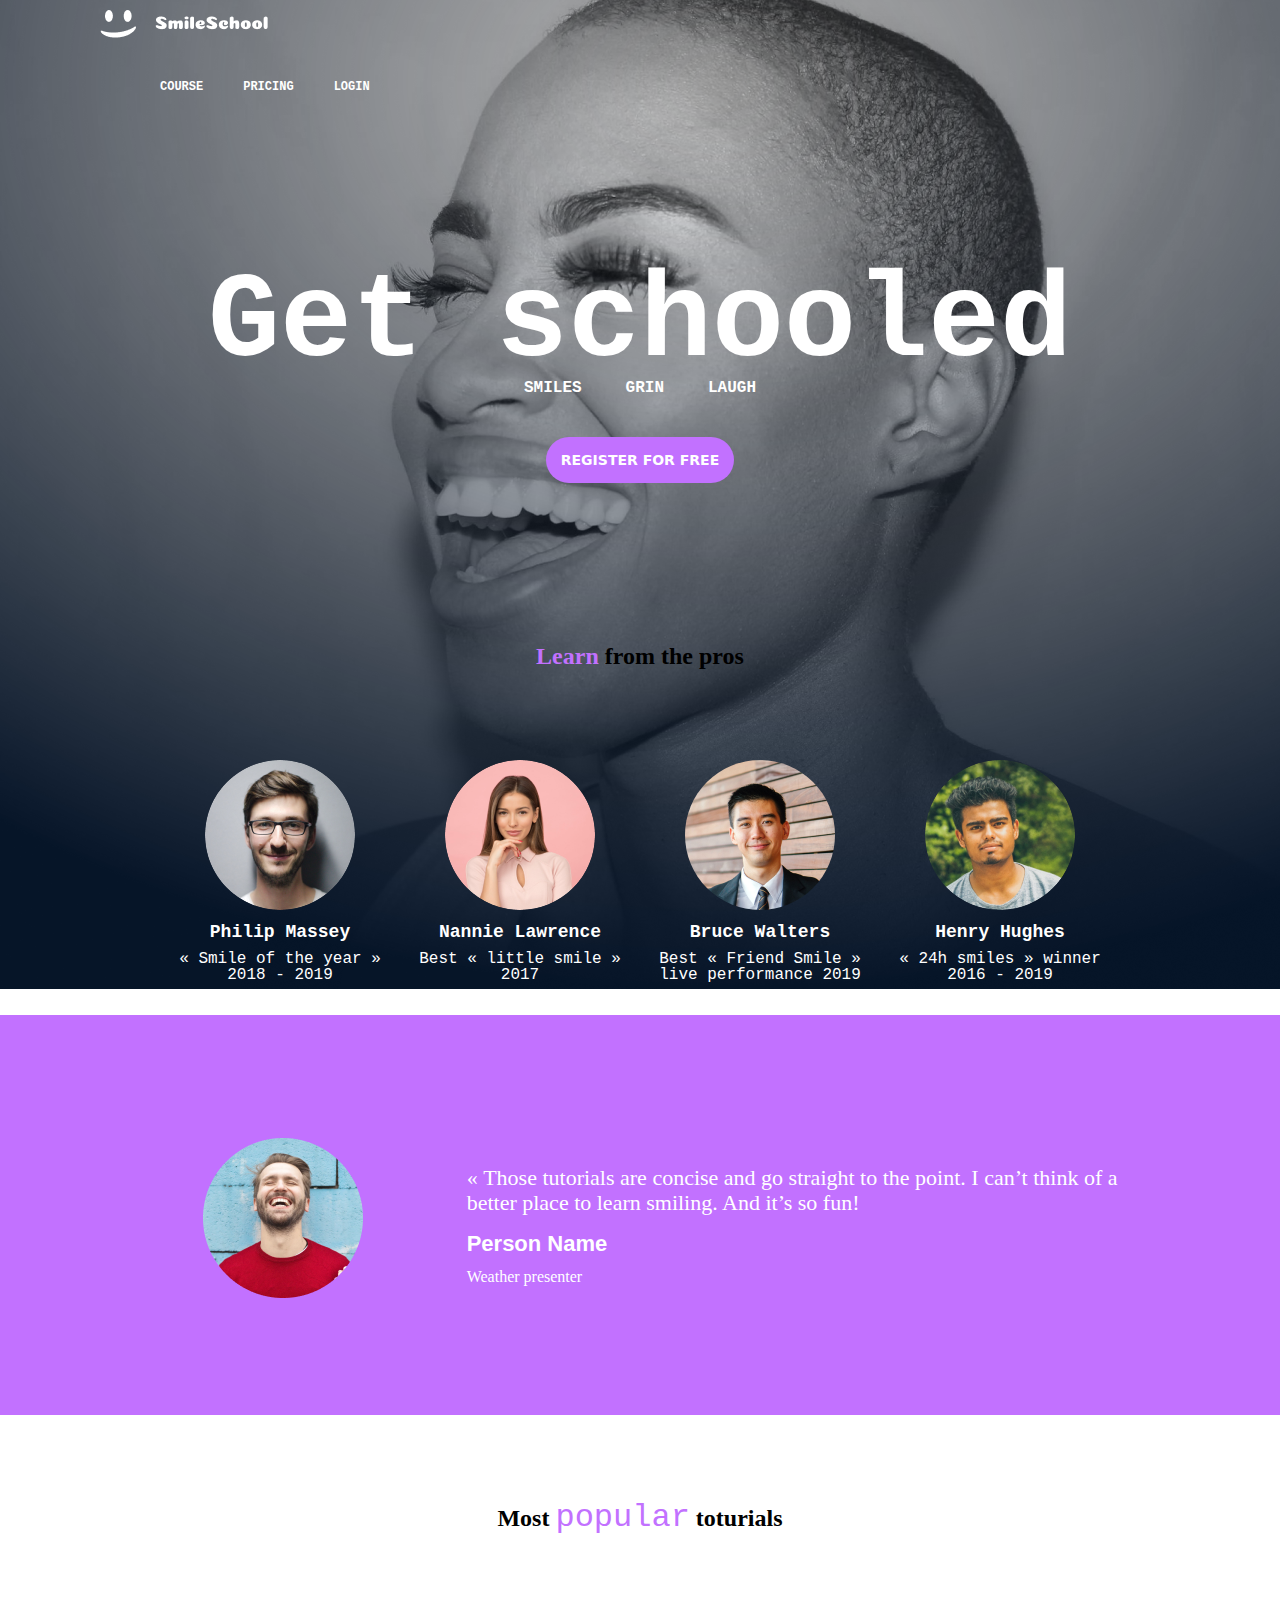
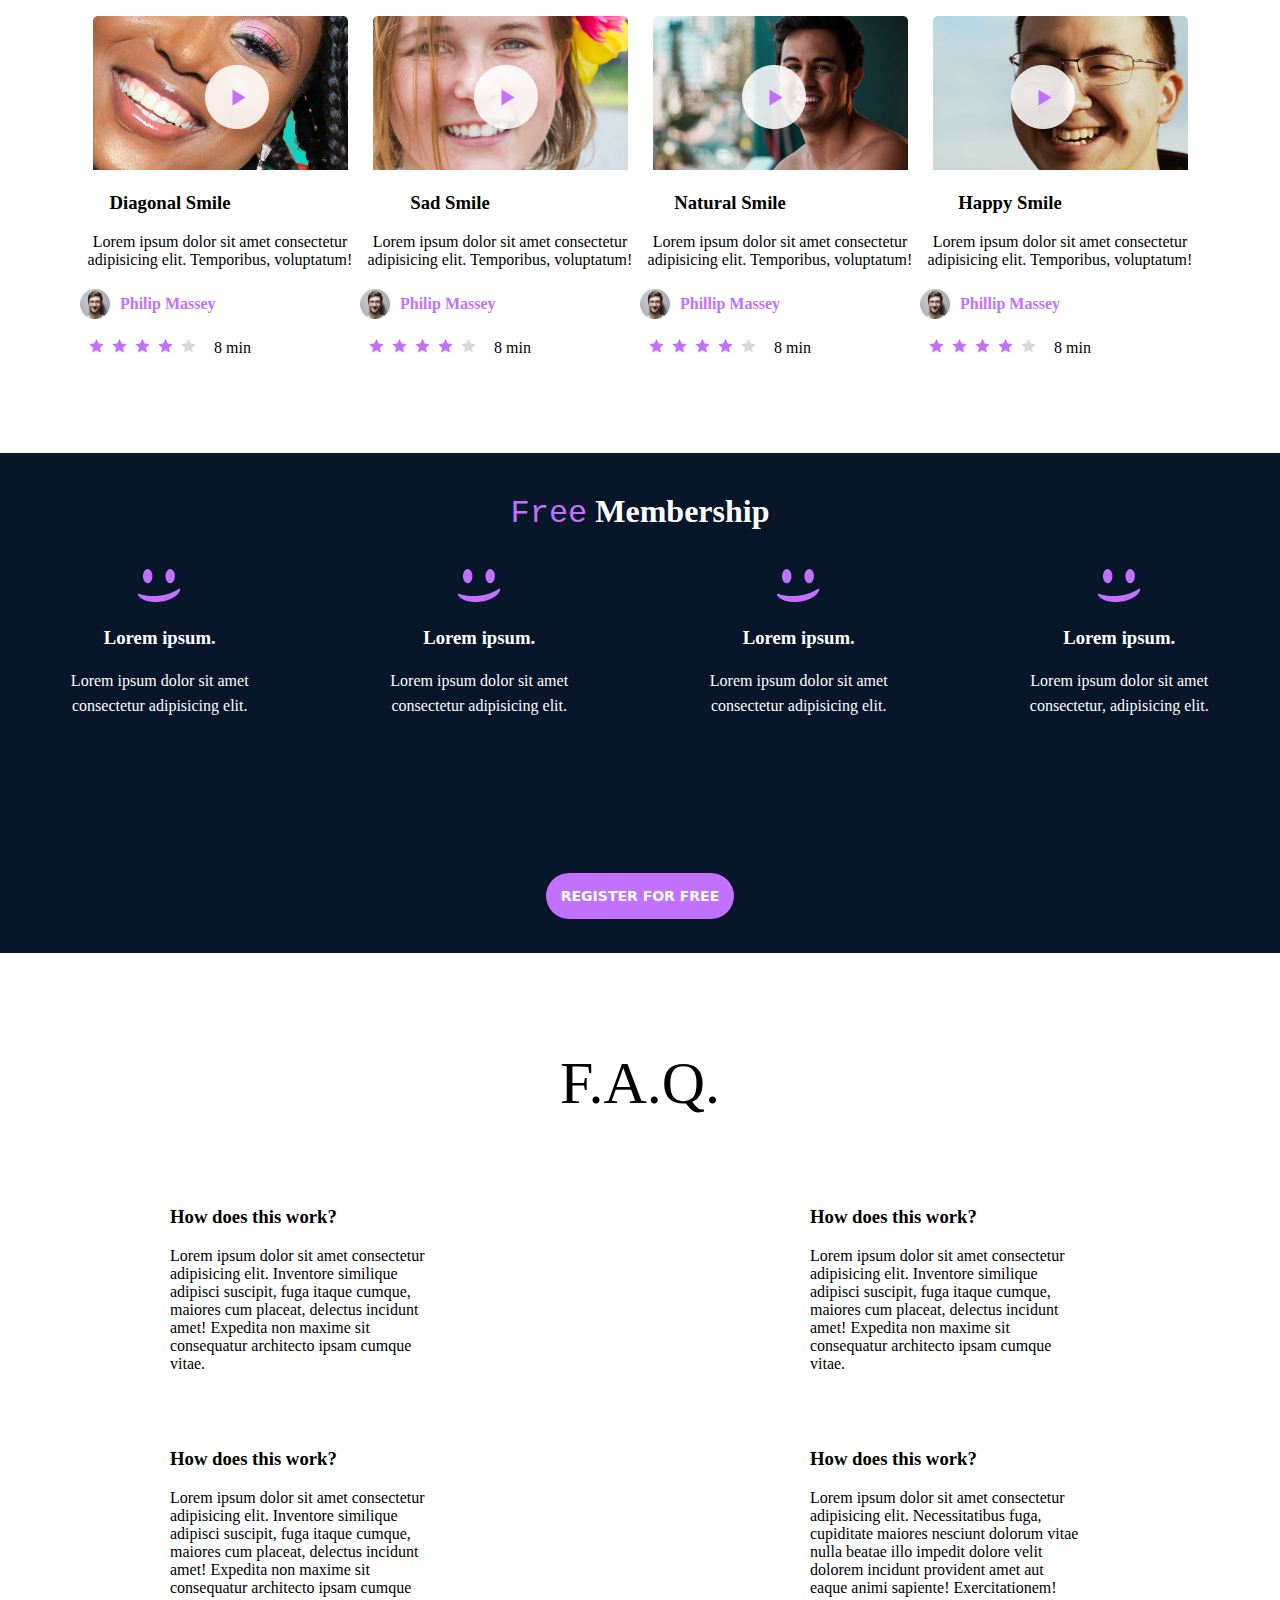
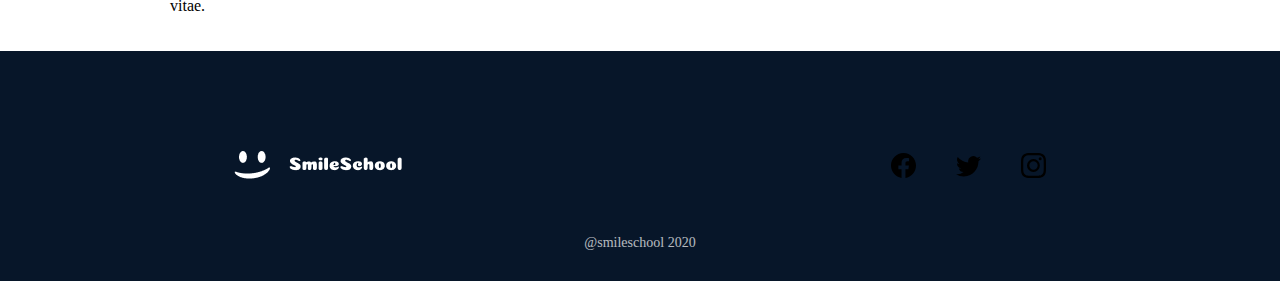
<file: css_advanced/index.html>
<!DOCTYPE html>
<html lang="en">

<head>
    <meta charset="UTF-8">
    <meta name="viewport" content="width=device-width, initial-scale=1.0">
    <title>Responsive Website</title>
    <link rel="stylesheet" href="./style.css">
</head>

<body>
    <header>
        <nav>
            <img src="./images/logo.png" alt="logo">
        </n2av>
        <ul class="menu">
            <li><a href="#">COURSE</a></li>
            <li><a href="#">PRICING</a></li>
            <li><a href="#">LOGIN</a></li>
        </ul>
    </header>

    <main>
        <section>
            <div id="sub-section">
                <h1>Get schooled</h1>
                <span>SMILES</span>
                <span>GRIN</span>
                <span>LAUGH</span>
            </div>
            <div class="register">
                <button class="btn">REGISTER FOR FREE</button>
            </div>
            </div>



            <div class="quote">
                <h2><span>Learn</span> from the pros</h2>
            </div>

            <!-- First block line -->
            <div class="pros">
                <div>
                    <img src="./images/1.png" alt="Sony-PlayStation-Pro-5">
                    <h3>Philip Massey</h3>
                    <p>« Smile of the year » 2018 - 2019</p>
                </div>

                <!-- Second block line -->

                <div>
                    <img src="./images/3.png" alt="Sony-PlayStation-Pro-5">
                    <h3>Nannie Lawrence</h3>
                    <p>Best « little smile » 2017</p>
                </div>

                <!-- Third block line -->

                <div>
                    <img src="./images/2.png" alt="Sony-PlayStation-Pro-5">
                    <h3>Bruce Walters</h3>
                    <p>Best « Friend Smile » live performance 2019</p>
                </div>

                <!-- Fouth block line -->
                 
                <div>
                    <img src="./images/4.png" alt="Sony-PlayStation-Pro-5">
                    <h3>Henry Hughes</h3>
                    <p>« 24h smiles » winner 2016 - 2019</p>
                </div>
            </div>
        </section>


        <!-- Quote Section -->

        <section class="quote-section">
            <div class="person-name">
                <div>
                    <img src="./images/5.png" alt="Sony-PlayStation-Pro-5">
                </div>

                <div class="blockquote">
                    <blockquote>« Those tutorials are concise and go straight to the point. I can’t think of a better
                        place to learn smiling. And it’s so fun!
                    </blockquote>
                    <h3>Person Name</h3>
                    <p>Weather presenter</p>
                </div>
            </div>
        </section>

        <div class="player">
            <img src="./images/play.png" alt="play_button">
            <img src="./images/play.png" alt="play_button">
            <img src="./images/play.png" alt="play_button">
            <img src="./images/play.png" alt="play_button">
        </div>
        <!-- Section for video block 1-->
        <section class="video-section">
            <h2>Most <span>popular</span> toturials</h2>
            <div class="video-block">
                <div>
                    <img src="./images/9.png" alt="Sony-PlayStation-Pro-5">
                    <h3>Diagonal Smile</h3>
                    <p>Lorem ipsum dolor sit amet consectetur adipisicing elit. Temporibus, voluptatum!</p>

                    <!-- A quote for the author -->
                    <div class="subscription">
                        <img src="./images/1.png" alt="#">
                        <h4>Philip Massey</h4>
                    </div>


                    <!-- A block for rating -->
                    <div class="rate">
                        <div>
                            <img src=" ./images/rating.png" alt="">
                        </div>
                        <p>8 min</p>
                    </div>
                </div>



                <div>
                    <img src="./images/7.png" alt="Sony-PlayStation-Pro-5">
                    <h3>Sad Smile</h3>
                    <p>Lorem ipsum dolor sit amet consectetur adipisicing elit. Temporibus, voluptatum!</p>

                    <!-- A quote for the author -->
                    <div class="subscription">
                        <img src="./images/1.png" alt="phillip massey">
                        <h4>Philip Massey</h4>
                    </div>


                    <!-- A block for rating -->
                    <div class="rate">
                        <div>
                            <img src=" ./images/rating.png" alt="rating">
                        </div>
                        <p>8 min</p>
                    </div>
                </div>

                <div>
                    <img src="./images/8.png" alt="video 3">
                    <h3>Natural Smile</h3>
                    <p>Lorem ipsum dolor sit amet consectetur adipisicing elit. Temporibus, voluptatum!</p>

                    <!-- A quote for the author -->
                    <div class="subscription">
                        <img src="./images/1.png" alt="phillip massey">
                        <h4>Phillip Massey</h4>
                    </div>


                    <!-- A block for rating -->
                    <div class="rate">
                        <div>
                            <img src="./images/rating.png" alt="phillip massey">
                        </div>
                        <p>8 min</p>
                    </div>
                </div>

                <div>
                    <img src="./images/6.png" alt="Sony-PlayStation-Pro-5">
                    <h3>Happy Smile</h3>
                    <p>Lorem ipsum dolor sit amet consectetur adipisicing elit. Temporibus, voluptatum!</p>

                    <!-- A quote for the author -->
                    <div class="subscription">
                        <img src="./images/1.png" alt="phillip massey">
                        <h4>Phillip Massey</h4>
                    </div>


                    <!-- A block for rating -->
                    <div class="rate">
                        <div>
                            <img src="./images/rating.png" alt="rating">
                        </div>
                        <p>8 min</p>
                    </div>
                </div>



        </section>

        <!-- Membership section -->
        <section>
            <div id="membership-section">
                <h2><span>Free</span> Membership</h2>
                <div class="membership">
                    <div class="m-block">
                        <img src=" ./images/smile.png" alt="smile">
                        <h3>Lorem ipsum.</h3>
                        <p>Lorem ipsum dolor sit amet consectetur adipisicing elit.</p>
                    </div>

                    <div class="m-block">
                        <img src="./images/smile.png" alt="smile">
                        <h3>Lorem ipsum.</h3>
                        <p>Lorem ipsum dolor sit amet consectetur adipisicing elit.</p>
                    </div>

                    <div class="m-block">
                        <img src="./images/smile.png" alt="smile">
                        <h3>Lorem ipsum.</h3>
                        <p>Lorem ipsum dolor sit amet consectetur adipisicing elit.</p>
                    </div>

                    <div class="m-block">
                        <img src="./images/smile.png" alt="smile">
                        <h3>Lorem ipsum.</h3>
                        <p>Lorem ipsum dolor sit amet consectetur, adipisicing elit.</p>
                    </div>
                </div>
            </div>
            <div class="register">
                <button class="btn">REGISTER FOR FREE</button>
            </div>
        </section>

        <!-- FAQ section -->
        <!-- ROW 1 -->
        <section class="row">
            <h2>F.A.Q.</h2>
            <div id="grid-container">
                <div class="grid-item">
                    <div>
                        <h3>How does this work?</h3>
                    </div>
                    <div>
                        <p>Lorem ipsum dolor sit amet consectetur adipisicing elit. Inventore similique adipisci
                            suscipit, fuga itaque cumque, maiores cum placeat, delectus incidunt amet! Expedita non
                            maxime sit consequatur architecto ipsam cumque vitae.</p>
                    </div>
                </div>

                <div class="grid-item">
                    <div>
                        <h3>How does this work?</h3>
                    </div>
                    <div>
                        <p>Lorem ipsum dolor sit amet consectetur adipisicing elit. Inventore similique adipisci
                            suscipit, fuga itaque cumque, maiores cum placeat, delectus incidunt amet! Expedita non
                            maxime sit consequatur architecto ipsam cumque vitae.</p>
                    </div>
                </div>

                <div class="grid-item">
                    <div>
                        <h3>How does this work?</h3>
                    </div>
                    <div>
                        <p>Lorem ipsum dolor sit amet consectetur adipisicing elit. Inventore similique adipisci
                            suscipit, fuga itaque cumque, maiores cum placeat, delectus incidunt amet! Expedita non
                            maxime sit consequatur architecto ipsam cumque vitae.</p>
                    </div>
                </div>

                <div class="grid-item">
                    <div>
                        <h3>How does this work?</h3>
                    </div>
                    <div>
                        <p>Lorem ipsum dolor sit amet consectetur adipisicing elit. Necessitatibus fuga, cupiditate
                            maiores
                            nesciunt dolorum vitae nulla beatae illo impedit dolore velit dolorem incidunt provident
                            amet
                            aut eaque animi sapiente! Exercitationem!</p>
                    </div>
                </div>
            </div>
        </section>
    </main>

    <footer>
        <section class="footer-bottom">
            <div class="footer-top-row">
                <div class="logo">
                    <img src="./images/logo.png" alt="#">
                </div>

                <div class="social-media">
                    <i class="fa-brands fa-facebook"><img src="./images/facebook.svg" alt="facebook"></i>
                    <i class="fa-brands fa-twitter"><img src="./images/twitter.svg" alt="twitter"></i>
                    <i class="fa-brands fa-istagram"><img src="./images/instagram.svg" alt="instagram"></i>
                </div>
            </div>
            <div class="copy-right">
                <p>@smileschool 2020</p>
            </div>
        </section>
    </footer>
</body>

</html>
</file>
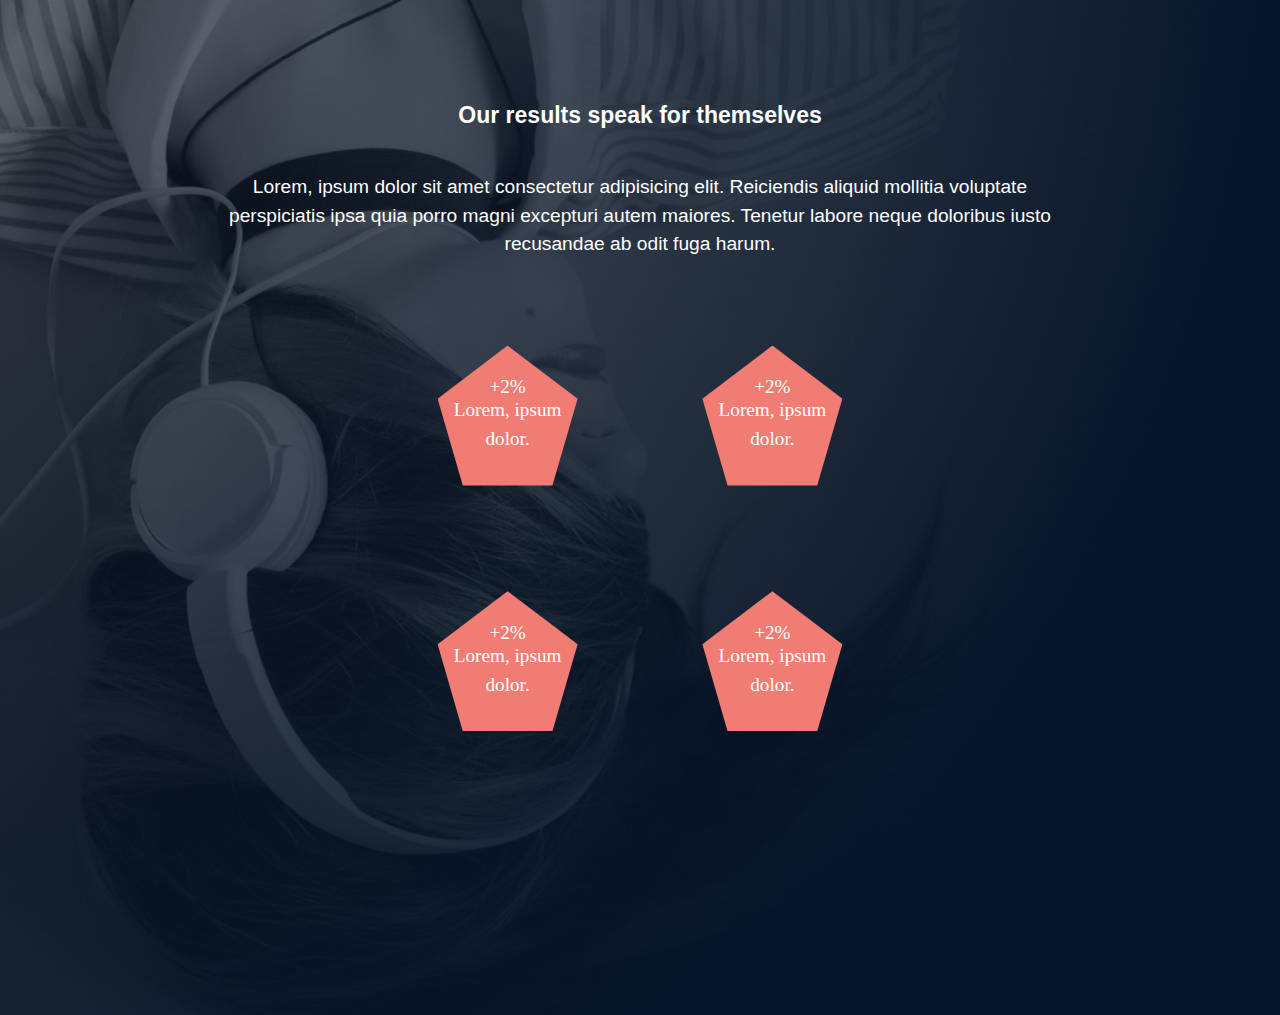
<file: headphones/2-index.html>
<!DOCTYPE html>
<html lang="en">
  <head>
    <meta charset="UTF-8" />
    <meta name="viewport" content="width=device-width, initial-scale=1.0" />
    <link rel="stylesheet" href="./2-style.css" />
    <title>Our results</title>
  </head>
  <body>
    <main>
      <section id="result">
        <h3>Our results speak for themselves</h3>
        <p>
          Lorem, ipsum dolor sit amet consectetur adipisicing elit. Reiciendis
          aliquid mollitia voluptate perspiciatis ipsa quia porro magni
          excepturi autem maiores. Tenetur labore neque doloribus iusto
          recusandae ab odit fuga harum.
        </p>
        <div class="rate">
          <div class="container">
            <div class="pentagon">
              <h3>+2%</h3>
              <p>Lorem, ipsum dolor.</p>
            </div>
            <div class="pentagon">
              <h3>+2%</h3>
              <p>Lorem, ipsum dolor.</p>
            </div>
            <div class="pentagon">
              <h3>+2%</h3>
              <p>Lorem, ipsum dolor.</p>
            </div>
            <div class="pentagon">
              <h3>+2%</h3>
              <p>Lorem, ipsum dolor.</p>
            </div>
          </div>
        </div>
      </section>
    </main>
  </body>
</html>
</file>
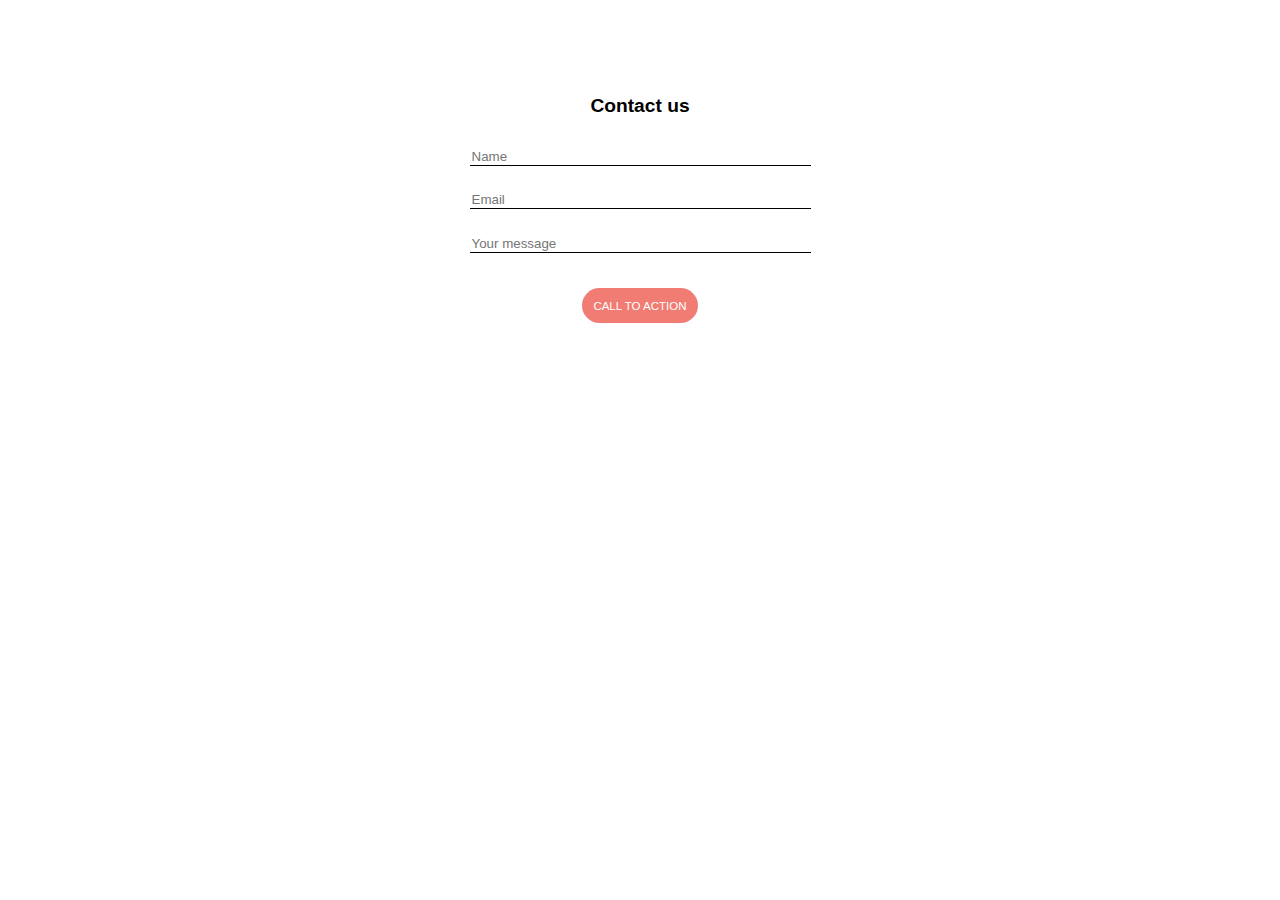
<file: headphones/3-index.html>
<!DOCTYPE html>
<html lang="en">
  <head>
    <meta charset="UTF-8" />
    <meta name="viewport" content="width=device-width, initial-scale=1.0" />
    <link rel="stylesheet" href="./3-style.css" />
    <title>contact</title>
  </head>
  <body>
    <main>
      <section id="contact">
        <form action="#">
          <h3>Contact us</h3>
          <div class="form-example">
            <label for="username">
              <input
                type="text"
                name="username"
                id="username"
                placeholder="Name"
                size="40"
                required
              />
            </label>
          </div>
          <div class="form-example">
            <label for="email">
              <input
                type="email"
                name="email"
                id="email"
                placeholder="Email"
                size="40"
                required
              />
            </label>
          </div>
          <div class="form-example">
            <label for="message">
              <input
                type="text"
                name="message"
                id="message"
                placeholder="Your message"
                size="40"
                required
              />
            </label>
          </div>
          <div class="btn-call">
            <button class="btn">call to action</button>
          </div>
        </form>
      </section>
    </main>
  </body>
</html>
</file>
<file: css_advanced/style.css>
body {
  background-image: url(./images/Object.png);
  background-repeat: no-repeat;
  margin: 0;
  padding: 0;
  width: 100%;
  height: 100%;
  box-sizing: border-box;
}

/* HEADER SECTION BEGINS */
header {
  display: flex;
  justify-content: space-between;
  align-items: center;
  flex-direction: row;
  padding: 10px 100px 20px 100px;
}

.menu {
  display: flex;
}

.menu li {
  list-style: none;
}

a {
  text-decoration: none;
  color: white;
  font-family: "Courier New", Courier, monospace;
}

ul {
  display: flex;
}

ul li {
  text-decoration: none;
  margin: 20px;
  font-weight: 700;
  font-size: 12px;
  line-height: 100%;
  letter-spacing: 0;
}

/* HEADER SECTION ENDS */

/* MAIN SECTION BEGINS */

h1 {
  color: white;
  font-weight: 700;
  font-size: 120px;
  line-height: 90%;
  text-align: center;
  font-family: "Courier New", Courier, monospace;
  padding: 40px;
}

#sub-section {
  text-align: center;
}

#sub-section span {
  margin: 20px;
  position: relative;
  bottom: 120px;
  color: white;
  font-weight: 700;
  font-size: 16px;
  font-family: "Courier New", Courier, monospace;
}

button {
  background-color: #c271ff;
  color: white;
  font-weight: 600;
  border-radius: 50px;
  border: none;
  padding: 15px;
  font-size: 14px;
  font-family: system-ui, -apple-system, BlinkMacSystemFont, "Segoe UI", Roboto,
    Oxygen, Ubuntu, Cantarell, "Open Sans", "Helvetica Neue", sans-serif;
}

.register {
  display: flex;
  justify-content: center;
  flex-direction: row;
  align-items: center;
  position: relative;
  bottom: 80px;
  box-shadow: 10px solid black;
}

.quote {
  text-align: center;
  position: relative;
  top: 60px;
}

.quote span {
  color: #c271ff;
}

/* PROS SECTION */

.pros {
  display: flex;
  justify-content: center;
  flex-direction: row;
  align-items: center;
  margin-top: 150px;
  color: white;
  text-align: center;
}

.pros img {
  border-radius: 50%;
  height: 150px;
  width: 150px;
}

.pros p {
  width: 240px;
  height: 48px;
  text-align: center;
  font-size: 16px;
  font-weight: 400;
  line-height: 24px;
  font-family: "Courier New", Courier, monospace;
}

.pros h3 {
  font-weight: 900;
  font-size: 18px;
  line-height: 27px;
  text-align: center;
  font-family: "Courier New", Courier, monospace;
}

.pros h3 {
  line-height: 1px;
}

.pros p {
  line-height: 1;
}

/* PERSON NAME */

.quote-section {
  background-color: #c271ff;
}

.person-name {
  display: flex;
  justify-content: space-evenly;
  flex-direction: row;
  align-items: center;
  width: 100%;
  color: white;
}

.person-name h3 {
  font-size: 22px;
  font-weight: 700;
  line-height: 33.6px;
  font-family: Arial, Helvetica, sans-serif;
}

.person-name img {
  height: 160px;
  width: 160px;
  margin-top: 10px;
  margin-left: 100px;
}

.person-name .blockquote {
  height: 400px;
}

blockquote {
  height: 158px;
  width: 700px;
  line-height: 25px;
  font-size: 22px;
  color: white;
  margin: 150px 10px 10px 0;
}

.blockquote h3 {
  line-height: 1;
  margin-top: -100px;
}

.blockquote p {
  line-height: 0;
  margin-bottom: 10px;
}

/* VIDEO BLOCK */

.video-section {
  text-align: center;
}

.video-block {
  display: flex;
  justify-content: space-around;
  flex-direction: row;
  align-items: center;
  margin: 80px;
}

.video-section span,
#membership-section span {
  color: #c271ff;
  font-weight: 300;
  font-size: 32px;
  font-family: "Courier New", Courier, monospace;
}

.subscription {
  display: flex;
  align-items: center;
  flex-direction: row;
}

.subscription img {
  width: 30px;
  height: 30px;
}

.subscription h4 {
  color: #c271ff;
  margin: 10px;
}

.rate {
  display: flex;
  justify-content: space-around;
  flex-direction: row;
  align-items: center;
  margin-right: 100px;
}

.video-block h3 {
  text-align: center;
  margin-right: 100px;
}

/* MEMBERSHIP SECTION */

.membership {
  display: flex;
  justify-content: space-around;
  flex-direction: row;
  align-items: center;
}

#membership-section {
  background-color: #071629;
  color: white;
  height: 500px;
}

#membership-section h2 {
  text-align: center;
  font-weight: 700;
  font-size: 32px;
  position: relative;
  top: 40px;
}

.m-block {
  text-align: center;
  margin: 50px;
}

.m-block p {
  line-height: 25px;
}

/* FAQ SECTION */

#grid-container {
  display: grid;
  grid-template-rows: 1fr 1fr;
  grid-template-columns: 1fr 1fr;
}

.grid-item {
  width: 270px;
  margin-left: 150px;
  padding: 20px;
}

.row h2 {
  font-size: 60px;
  font-weight: 300;
  text-align: center;
}

/* FOOTER SECTION */

/* footer {
    background-color: #071629;
    height: 249px;
} */

.player {
  display: flex;
  justify-content: space-evenly;
  flex-direction: row;
  align-items: center;
}

.player img {
  position: relative;
  top: 250px;
}

.footer-bottom {
  width: 100%;
  background-color: #071629;
  padding: 40px 0;
  text-align: center;
  height: 150px;
}

.footer-top-row {
  display: flex;
  justify-content: space-around;
  width: 100%;
  align-items: center;
  flex-direction: row;
  margin: 0 auto;
  margin-top: 60px;
}

.social-media img {
  width: 25px;
  margin-left: 20px;
  cursor: pointer;
}

.social-media {
  display: flex;
  gap: 20px;
  /* spacing between icons */
}

.copy-right {
  margin-top: 50px;
}

.copy-right p {
  color: white;
  opacity: 0.7;
  font-size: 14px;
}
</file>
<file: headphones/2-style.css>
/* http://meyerweb.com/eric/tools/css/reset/ 
   v2.0 | 20110126
   License: none (public domain)
*/

html,
body,
div,
span,
applet,
object,
iframe,
h1,
h2,
h3,
h4,
h5,
h6,
p,
blockquote,
pre,
a,
abbr,
acronym,
address,
big,
cite,
code,
del,
dfn,
em,
img,
ins,
kbd,
q,
s,
samp,
small,
strike,
strong,
sub,
sup,
tt,
var,
b,
u,
i,
center,
dl,
dt,
dd,
ol,
ul,
li,
fieldset,
form,
label,
legend,
table,
caption,
tbody,
tfoot,
thead,
tr,
th,
td,
article,
aside,
canvas,
details,
embed,
figure,
figcaption,
footer,
header,
hgroup,
menu,
nav,
output,
ruby,
section,
summary,
time,
mark,
audio,
video {
  margin: 0;
  padding: 0;
  border: 0;
  font-size: 100%;
  font: inherit;
  vertical-align: baseline;
}
/* HTML5 display-role reset for older browsers */
article,
aside,
details,
figcaption,
figure,
footer,
header,
hgroup,
menu,
nav,
section {
  display: block;
}
body {
  line-height: 1;
}
ol,
ul {
  list-style: none;
}
blockquote,
q {
  quotes: none;
}
blockquote:before,
blockquote:after,
q:before,
q:after {
  content: "";
  content: none;
}
table {
  border-collapse: collapse;
  border-spacing: 0;
}

/* MOBILE DISPLAY VERSION */

html {
  font-size: 1.2em;
}

body {
  box-sizing: border-box;
  /* max-width: 1000px; */
}

main#top-hero {
  background-image: url(./images/headphones_hero_1.jpg);
  background-repeat: no-repeat;
  background-position: top;
  background-size: cover;
  margin: 0 auto;
  min-height: 100vh;
  padding: 0 1.5rem 0.5rem 1.5rem;
}

ul li {
  display: flex;
  justify-content: center;
  align-items: center;
  margin: 25px auto;
}

.logo {
  text-align: center;
}

.logo img {
  margin: 2em auto 10px auto;
}

li a {
  text-decoration: none;
  color: white;
}

ul a:hover {
  color: #ff6565;
}

#top-hero:first-child section:nth-of-type(2n) {
  text-align: center;
}

.mid-hero h2 {
  font-family: sans-serif;
  font-weight: 700;
  max-width: 60%;
  margin: 5px auto;
  line-height: 1.2em;
}

.mid-hero > p:nth-of-type(1) {
  font-size: 1em;
  margin-bottom: 1.2em;
  max-width: 60%;
  margin: 0 auto 15px auto;
}

.mid-hero > h2,
.mid-hero p:nth-of-type(1) {
  color: white;
}

.mid-hero .btn {
  color: white;
  text-transform: uppercase;
  font-size: 0.6em;
  font-family: Arial, Helvetica, sans-serif;
}

button {
  border-radius: 1.2rem;
  padding: 1em;
  border: none;
  background-color: #f07c73;
  margin-bottom: 3em;
}

button:hover {
  opacity: 0.9;
  cursor: pointer;
}

.mid-hero > p:nth-of-type(2n) {
  color: white;
  max-width: 70%;
  margin: 2em auto;
  font-family: sans-serif;
  font-weight: 400;
}

/* END OF TOP-HERO */

/* BEGINNING OF MID-HERO */

main .action {
  background-color: white;
}

main h2 {
  text-align: center;
  margin-top: 2em;
  font-family: Arial, Helvetica, sans-serif;
  font-weight: 700;
  font-size: 1.2em;
}

#action > p {
  text-align: center;
  color: black;
  max-width: 70%;
  margin: 1.5em auto;
  font-family: sans-serif;
}

.media {
  text-align: center;
  margin: 1em;
}

.media h3 {
  font-weight: 600;
  font-family: Arial, Helvetica, sans-serif;
  font-size: 1.2em;
}

.media p {
  color: black;
  max-width: 70%;
  margin: 1em auto;
  line-height: 1.5rem;
  font-family: sans-serif;
  font-size: 1em;
}

.media div {
  margin: 2em;
}

/* ENDING OF MID-HERO */

/* BEGINNING OF OUR WORKS */

main #result {
  background-image: url(./images/headphones_hero_2.jpg);
  background-repeat: no-repeat;
  background-position: top;
  background-size: cover;
  margin: 0 auto;
  min-height: 100vh;
  padding: 3rem 1.5rem;
}

#result > h3 {
  color: white;
  text-align: center;
  font-family: Arial, Helvetica, sans-serif;
  font-weight: 600;
  max-width: 50%;
  margin: 2em auto;
  font-size: 1.2em;
}

#result > p {
  font-family: sans-serif;
  text-align: center;
  max-width: 70%;
  margin: 1em auto;
  color: white;
}

#result > div {
  text-align: center;
  margin: 3em auto;
  color: white;
}

.rate {
  display: flex;
  justify-content: center;
}

.pentagon {
  width: 140px;
  height: 140px;
  background: #f07c73;
  clip-path: polygon(50% 0%, 100% 38%, 82% 100%, 18% 100%, 0% 38%);
  display: flex;
  flex-direction: column;
  justify-content: center;
  align-items: center;
  color: white;
  margin: 1.5em 2em;
}

#contact {
  min-height: 50vh;
  text-align: center;
  margin: 5em auto;
}

#contact h3 {
  font-family: Arial, Helvetica, sans-serif;
  font-weight: 600;
  margin-bottom: 2em;
  max-width: 50%;
  margin: 1em auto;
}

input {
  margin: 1em auto;
  border: none;
  outline: tomato;
}

input:focus {
  border-bottom: 1px solid black;
  outline: none;
}

form button {
  border-radius: 1.2rem;
  padding: 1em;
  border: none;
  background-color: #f07c73;
  margin-top: 2em;
}

#contact .btn {
  color: white;
  text-transform: uppercase;
  font-size: 0.6em;
  font-family: Arial, Helvetica, sans-serif;
}

.form-example label {
  border-bottom: 1.5px solid black;
}

footer {
  background-color: rgb(29, 42, 56);
  min-height: 60vh;
}

footer .logo {
  max-width: 100%;
  margin: 1em auto;
}

ul svg {
  color: white;
  border-radius: 50%;
  height: 30px;
  width: 30px;
  margin: 1em;
}

footer ul,
.copyright {
  text-align: center;
}

.copyright {
  color: gray;
  opacity: 0.5;
  margin-top: 1.2em;
}

@media (min-width: 480px) {
  main#top-hero {
    min-height: 100vh;
    padding: 0 1.5rem 1.5rem 1.5rem;
  }
  header {
    display: flex;
    justify-content: space-around;
    align-items: center;
  }

  header .logo {
    display: flex;
    justify-content: center;
    align-items: center;
    margin-bottom: 1rem;
  }

  header img {
    max-width: 70%;
  }

  ul {
    display: flex;
  }
  ul li {
    margin: 10px;
    display: flex;
    justify-content: center;
    align-items: center;
  }

  .mid-hero {
    margin-top: 12em;
  }

  .mid-hero p:nth-last-child(1),
  .mid-hero h2,
  #action p {
    max-width: 80%;
  }

  #action p,
  .mid-hero p,
  .mid-hero p:last-child {
    line-height: 1.5rem;
  }

  .mid-hero button {
    padding: 1.3em 3em;
  }

  #action h2 {
    margin-top: 4em;
  }

  .media {
    display: flex;
    justify-content: center;
  }
  .media .container {
    display: grid;
    grid-template-columns: 1fr 1fr;
    gap: 1em;
  }

  #result p {
    line-height: 1.5rem;
  }

  .rate {
    display: flex;
    justify-content: center;
  }
  #result .container {
    display: grid;
    grid-template-columns: 1fr 1fr;
    gap: 2.5em;
  }
}
</file>
<file: headphones/3-style.css>
/* http://meyerweb.com/eric/tools/css/reset/ 
   v2.0 | 20110126
   License: none (public domain)
*/

html,
body,
div,
span,
applet,
object,
iframe,
h1,
h2,
h3,
h4,
h5,
h6,
p,
blockquote,
pre,
a,
abbr,
acronym,
address,
big,
cite,
code,
del,
dfn,
em,
img,
ins,
kbd,
q,
s,
samp,
small,
strike,
strong,
sub,
sup,
tt,
var,
b,
u,
i,
center,
dl,
dt,
dd,
ol,
ul,
li,
fieldset,
form,
label,
legend,
table,
caption,
tbody,
tfoot,
thead,
tr,
th,
td,
article,
aside,
canvas,
details,
embed,
figure,
figcaption,
footer,
header,
hgroup,
menu,
nav,
output,
ruby,
section,
summary,
time,
mark,
audio,
video {
  margin: 0;
  padding: 0;
  border: 0;
  font-size: 100%;
  font: inherit;
  vertical-align: baseline;
}
/* HTML5 display-role reset for older browsers */
article,
aside,
details,
figcaption,
figure,
footer,
header,
hgroup,
menu,
nav,
section {
  display: block;
}
body {
  line-height: 1;
}
ol,
ul {
  list-style: none;
}
blockquote,
q {
  quotes: none;
}
blockquote:before,
blockquote:after,
q:before,
q:after {
  content: "";
  content: none;
}
table {
  border-collapse: collapse;
  border-spacing: 0;
}

/* MOBILE DISPLAY VERSION */

html {
  font-size: 1.2em;
}

body {
  box-sizing: border-box;
  /* max-width: 1000px; */
}

main#top-hero {
  background-image: url(./images/headphones_hero_1.jpg);
  background-repeat: no-repeat;
  background-position: top;
  background-size: cover;
  margin: 0 auto;
  min-height: 100vh;
  padding: 0 1.5rem 0.5rem 1.5rem;
}

ul li {
  display: flex;
  justify-content: center;
  align-items: center;
  margin: 25px auto;
}

.logo {
  text-align: center;
}

.logo img {
  margin: 2em auto 10px auto;
}

li a {
  text-decoration: none;
  color: white;
}

ul a:hover {
  color: #ff6565;
}

#top-hero:first-child section:nth-of-type(2n) {
  text-align: center;
}

.mid-hero h2 {
  font-family: sans-serif;
  font-weight: 700;
  max-width: 60%;
  margin: 5px auto;
  line-height: 1.2em;
}

.mid-hero > p:nth-of-type(1) {
  font-size: 1em;
  margin-bottom: 1.2em;
  max-width: 60%;
  margin: 0 auto 15px auto;
}

.mid-hero > h2,
.mid-hero p:nth-of-type(1) {
  color: white;
}

.mid-hero .btn {
  color: white;
  text-transform: uppercase;
  font-size: 0.6em;
  font-family: Arial, Helvetica, sans-serif;
}

button {
  border-radius: 1.2rem;
  padding: 1em;
  border: none;
  background-color: #f07c73;
  margin-bottom: 3em;
}

button:hover {
  opacity: 0.9;
  cursor: pointer;
}

.mid-hero > p:nth-of-type(2n) {
  color: white;
  max-width: 70%;
  margin: 2em auto;
  font-family: sans-serif;
  font-weight: 400;
}

/* END OF TOP-HERO */

/* BEGINNING OF MID-HERO */

main .action {
  background-color: white;
}

main h2 {
  text-align: center;
  margin-top: 2em;
  font-family: Arial, Helvetica, sans-serif;
  font-weight: 700;
  font-size: 1.2em;
}

#action > p {
  text-align: center;
  color: black;
  max-width: 70%;
  margin: 1.5em auto;
  font-family: sans-serif;
}

.media {
  text-align: center;
  margin: 1em;
}

.media h3 {
  font-weight: 600;
  font-family: Arial, Helvetica, sans-serif;
  font-size: 1.2em;
}

.media p {
  color: black;
  max-width: 70%;
  margin: 1em auto;
  line-height: 1.5rem;
  font-family: sans-serif;
  font-size: 1em;
}

.media div {
  margin: 2em;
}

/* ENDING OF MID-HERO */

/* BEGINNING OF OUR WORKS */

main #result {
  background-image: url(./images/headphones_hero_2.jpg);
  background-repeat: no-repeat;
  background-position: top;
  background-size: cover;
  margin: 0 auto;
  min-height: 100vh;
  padding: 3rem 1.5rem;
}

#result > h3 {
  color: white;
  text-align: center;
  font-family: Arial, Helvetica, sans-serif;
  font-weight: 600;
  max-width: 50%;
  margin: 2em auto;
  font-size: 1.2em;
}

#result > p {
  font-family: sans-serif;
  text-align: center;
  max-width: 70%;
  margin: 1em auto;
  color: white;
}

#result > div {
  text-align: center;
  margin: 3em auto;
  color: white;
}

.rate {
  display: flex;
  justify-content: center;
}

.pentagon {
  width: 140px;
  height: 140px;
  background: #f07c73;
  clip-path: polygon(50% 0%, 100% 38%, 82% 100%, 18% 100%, 0% 38%);
  display: flex;
  flex-direction: column;
  justify-content: center;
  align-items: center;
  color: white;
  margin: 1.5em 2em;
}

#contact {
  min-height: 50vh;
  text-align: center;
  margin: 5em auto;
}

#contact h3 {
  font-family: Arial, Helvetica, sans-serif;
  font-weight: 600;
  margin-bottom: 2em;
  max-width: 50%;
  margin: 1em auto;
}

input {
  margin: 1em auto;
  border: none;
  outline: tomato;
}

input:focus {
  border-bottom: 1px solid black;
  outline: none;
}

form button {
  border-radius: 1.2rem;
  padding: 1em;
  border: none;
  background-color: #f07c73;
  margin-top: 2em;
}

#contact .btn {
  color: white;
  text-transform: uppercase;
  font-size: 0.6em;
  font-family: Arial, Helvetica, sans-serif;
}

.form-example label {
  border-bottom: 1.5px solid black;
}

footer {
  background-color: rgb(29, 42, 56);
  min-height: 60vh;
}

footer .logo {
  max-width: 100%;
  margin: 1em auto;
}

ul svg {
  color: white;
  border-radius: 50%;
  height: 30px;
  width: 30px;
  margin: 1em;
}

footer ul,
.copyright {
  text-align: center;
}

.copyright {
  color: gray;
  opacity: 0.5;
  margin-top: 1.2em;
}

@media (min-width: 480px) {
  main#top-hero {
    min-height: 100vh;
    padding: 0 1.5rem 1.5rem 1.5rem;
  }
  header {
    display: flex;
    justify-content: space-around;
    align-items: center;
  }

  header .logo {
    display: flex;
    justify-content: center;
    align-items: center;
    margin-bottom: 1rem;
  }

  header img {
    max-width: 70%;
  }

  ul {
    display: flex;
  }
  ul li {
    margin: 10px;
    display: flex;
    justify-content: center;
    align-items: center;
  }

  .mid-hero {
    margin-top: 12em;
  }

  .mid-hero p:nth-last-child(1),
  .mid-hero h2,
  #action p {
    max-width: 80%;
  }

  #action p,
  .mid-hero p,
  .mid-hero p:last-child {
    line-height: 1.5rem;
  }

  .mid-hero button {
    padding: 1.3em 3em;
  }

  #action h2 {
    margin-top: 4em;
  }

  .media {
    display: flex;
    justify-content: center;
  }
  .media .container {
    display: grid;
    grid-template-columns: 1fr 1fr;
    gap: 1em;
  }

  #result p {
    line-height: 1.5rem;
  }

  .rate {
    display: flex;
    justify-content: center;
  }
  #result .container {
    display: grid;
    grid-template-columns: 1fr 1fr;
    gap: 2.5em;
  }
}
</file>
